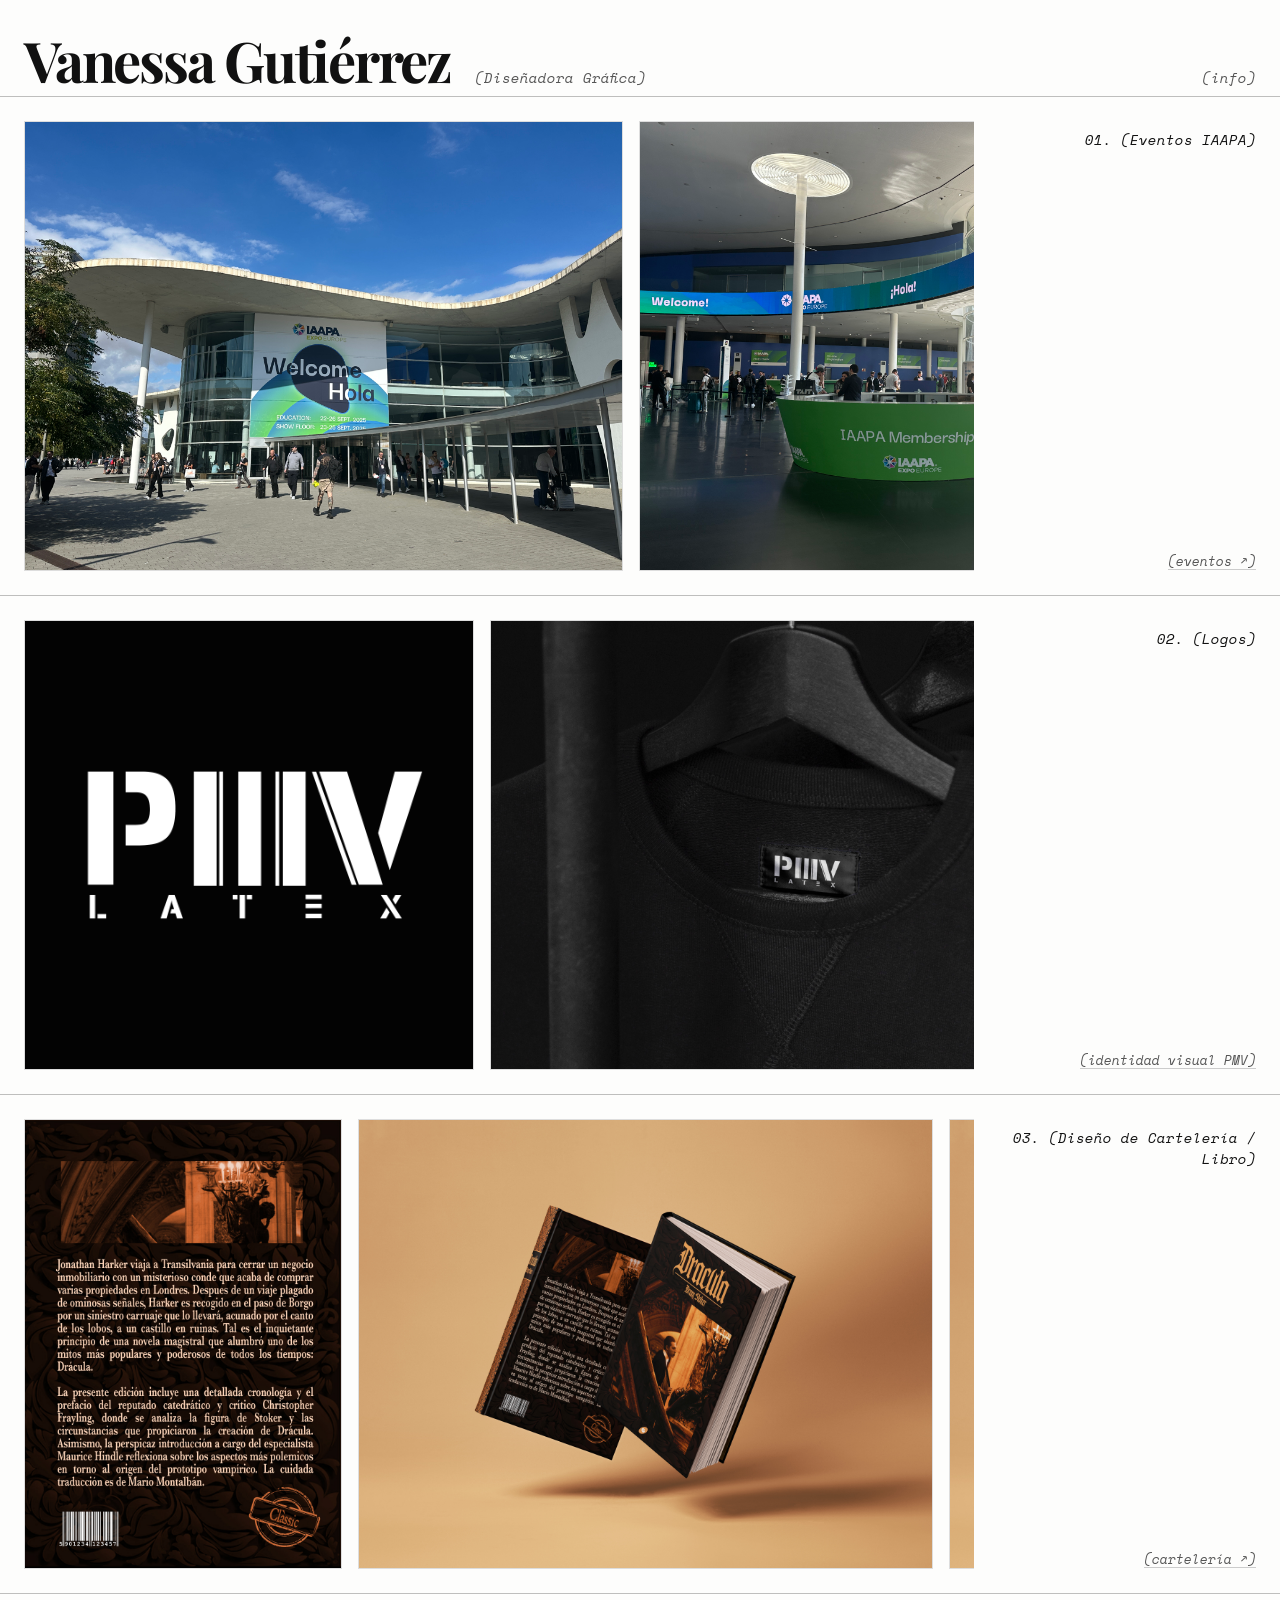
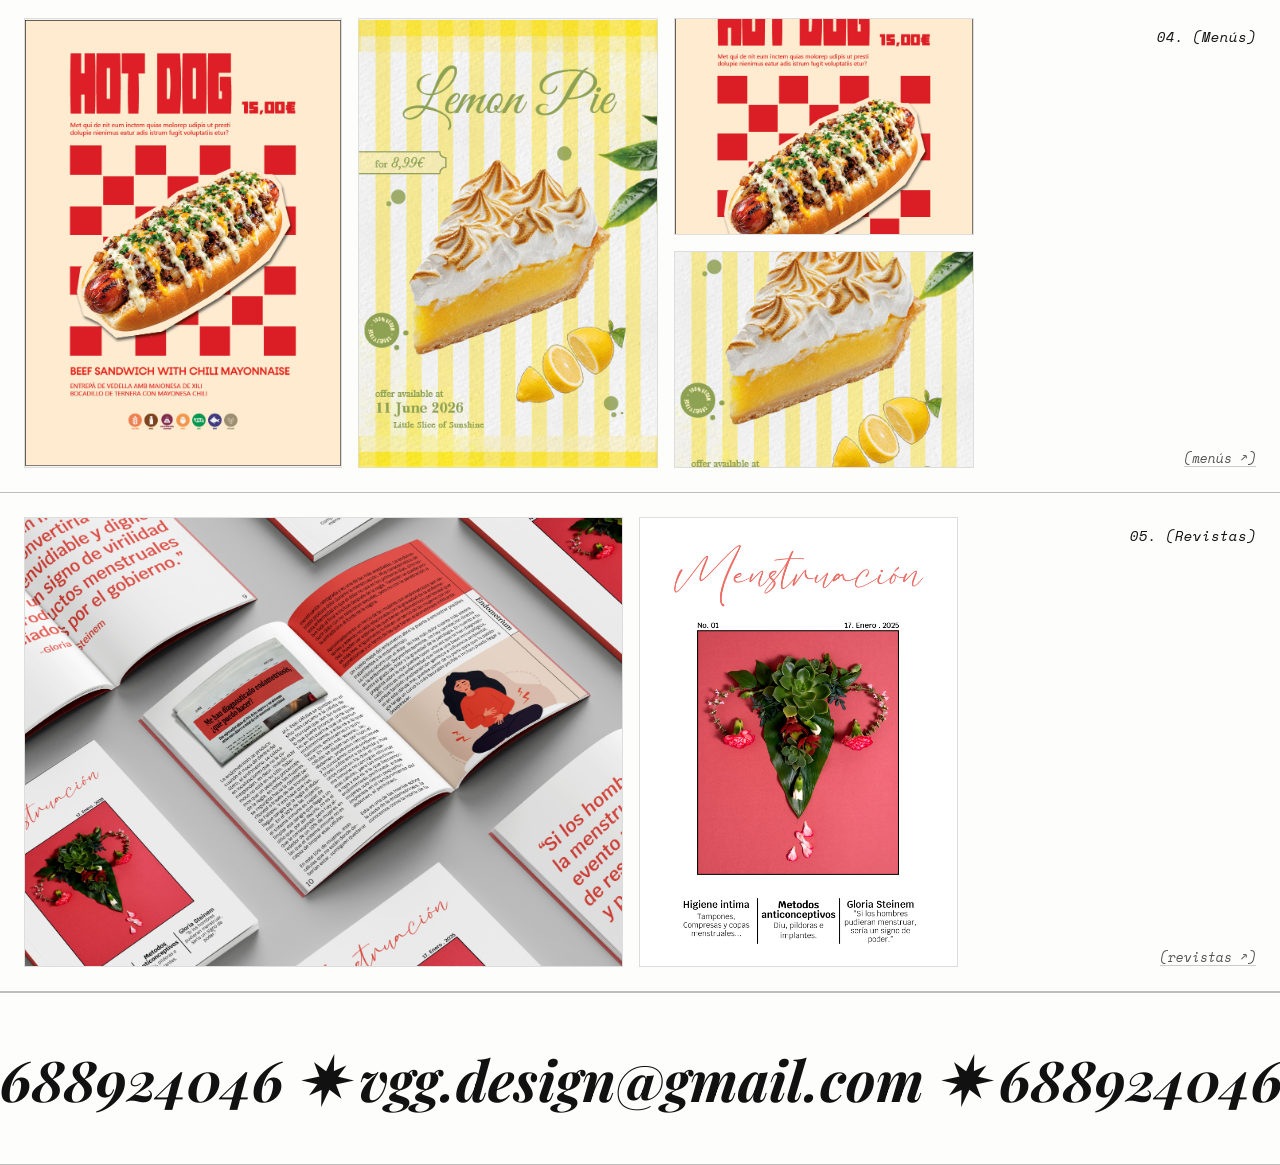
<file: index.html>
<!DOCTYPE html>
<html lang="es">
<head>
    <meta charset="UTF-8">
    <meta name="viewport" content="width=device-width, initial-scale=1.0">
    <title>Vanessa Gutiérrez - Portafolio</title>
    <link rel="stylesheet" href="styles.css?v=header-unified-2">
    <link rel="preconnect" href="https://fonts.googleapis.com">
    <link rel="preconnect" href="https://fonts.gstatic.com" crossorigin>
    <link href="https://fonts.googleapis.com/css2?family=Playfair+Display:wght@700&family=Space+Grotesk:wght@400;600&family=Space+Mono:ital,wght@0,400;0,700;1,400&display=swap" rel="stylesheet">
</head>
<body>
    
    <header class="header">
        <div class="brand-nav">
            <a href="index.html"><h1 class="logo">Vanessa Gutiérrez</h1></a>
            <span class="subtitle">(Diseñadora Gráfica)</span>
        </div>
        <nav class="nav">
            <a href="info.html" class="info-btn">(info)</a>
        </nav>
    </header>

    <main class="projects">
        
        <!-- 01. Eventos -->
        <section class="project-row" id="eventos">
            <a href="iaapa.html" class="images-container-link">
                <div class="images-container">
                    <img src="Proyectos/eventos/iaapa/1.JPG" alt="Evento 1">
                    <img src="Proyectos/eventos/iaapa/2.JPG" alt="Evento 2">
                    <img src="Proyectos/eventos/iaapa/3.JPG" alt="Evento 3">
                    <img src="Proyectos/eventos/iaapa/4.JPG" alt="Evento 4">
                </div>
            </a>
            <div class="project-title-container">
                <a href="iaapa.html"><h2>01. (Eventos IAAPA)</h2></a>
                <a href="iaapa.html" class="view-more">(eventos ↗)</a>
            </div>
        </section>

        <!-- 02. Logos PMV -->
        <section class="project-row" id="logos">
            <div class="images-container-link" aria-label="Logos PMV">
                <div class="logo-grid">
                    <div class="logo-switcher">
                        <img src="Proyectos/PMV/JPG_Blanco.jpg" alt="Logo PMV en blanco" class="active">
                        <img src="Proyectos/PMV/JPG_Negro.jpg" alt="Logo PMV en negro">
                        <img src="Proyectos/PMV/NegroSinFondo.png" alt="Logo PMV negro sin fondo">
                    </div>
                    <img src="Proyectos/PMV/Mockup.jpg" alt="Logo PMV en mockup" class="logo-mockup">
                </div>
            </div>
            <div class="project-title-container">
                <h2>02. (Logos)</h2>
                <span class="view-more">(identidad visual PMV)</span>
            </div>
        </section>

        <!-- 03. Cartelería / Libro Drácula -->
        <section class="project-row" id="carteleria">
            <a href="detalle.html" class="images-container-link">
                <div class="images-container">
                    <img src="Proyectos/Libro dracula/Mockup1 Dracula.jpg" alt="Cartel 1">
                    <img src="Proyectos/Libro dracula/DraculaContraPortada.jpg" alt="Cartel 2">
                    <img src="Proyectos/Libro dracula/Mockup2 Dracula.jpg" alt="Cartel 3">
                </div>
            </a>
            <div class="project-title-container">
                <a href="detalle.html"><h2>03. (Diseño de Cartelería / Libro)</h2></a>
                <a href="detalle.html" class="view-more">(cartelería ↗)</a>
            </div>
        </section>

        <!-- 04. Menús -->
        <section class="project-row" id="menus">
            <a href="detalle.html" class="images-container-link">
                <div class="images-container menus-grid">
                    <img src="Proyectos/menus/HotDog.jpg" alt="Menú Hot Dog" class="menu-image menu-tall menu-hotdog">
                    <img src="Proyectos/menus/Limon11.jpg" alt="Menú Limón" class="menu-image menu-tall menu-limon">
                    <img src="Proyectos/menus/HotDog.jpg" alt="Detalle del menú Hot Dog" class="menu-image menu-detail menu-hotdog-detail">
                    <img src="Proyectos/menus/Limon11.jpg" alt="Detalle del menú Limón" class="menu-image menu-detail menu-limon-detail">
                </div>
            </a>
            <div class="project-title-container">
                <a href="detalle.html"><h2>04. (Menús)</h2></a>
                <a href="detalle.html" class="view-more">(menús ↗)</a>
            </div>
        </section>

        <!-- 05. Revistas -->
        <section class="project-row" id="revistas">
            <a href="detalle.html" class="images-container-link">
                <div class="images-container">
                    <img src="Proyectos/Revista/RevistaMockup.jpg" alt="Revista Mockup">
                    <img src="Proyectos/Revista/JPG/Revista2.jpg" alt="Revista 2">
                    <img src="Proyectos/Revista/JPG/Revista22.jpg" alt="Revista 3">
                </div>
            </a>
            <div class="project-title-container">
                <a href="detalle.html"><h2>05. (Revistas)</h2></a>
                <a href="detalle.html" class="view-more">(revistas ↗)</a>
            </div>
        </section>

    </main>
    
    <!-- Sección Llamame (Marquee CTA) -->
    <section class="cta-marquee-section" id="info">
        <div class="marquee-call">
            <span>688924046  ✷  vgg.design@gmail.com  ✷  688924046  ✷  vgg.design@gmail.com  ✷  688924046  ✷  vgg.design@gmail.com  ✷ </span>
        </div>
    </section>

    <script src="script.js"></script>
</body>
</html>
</file>
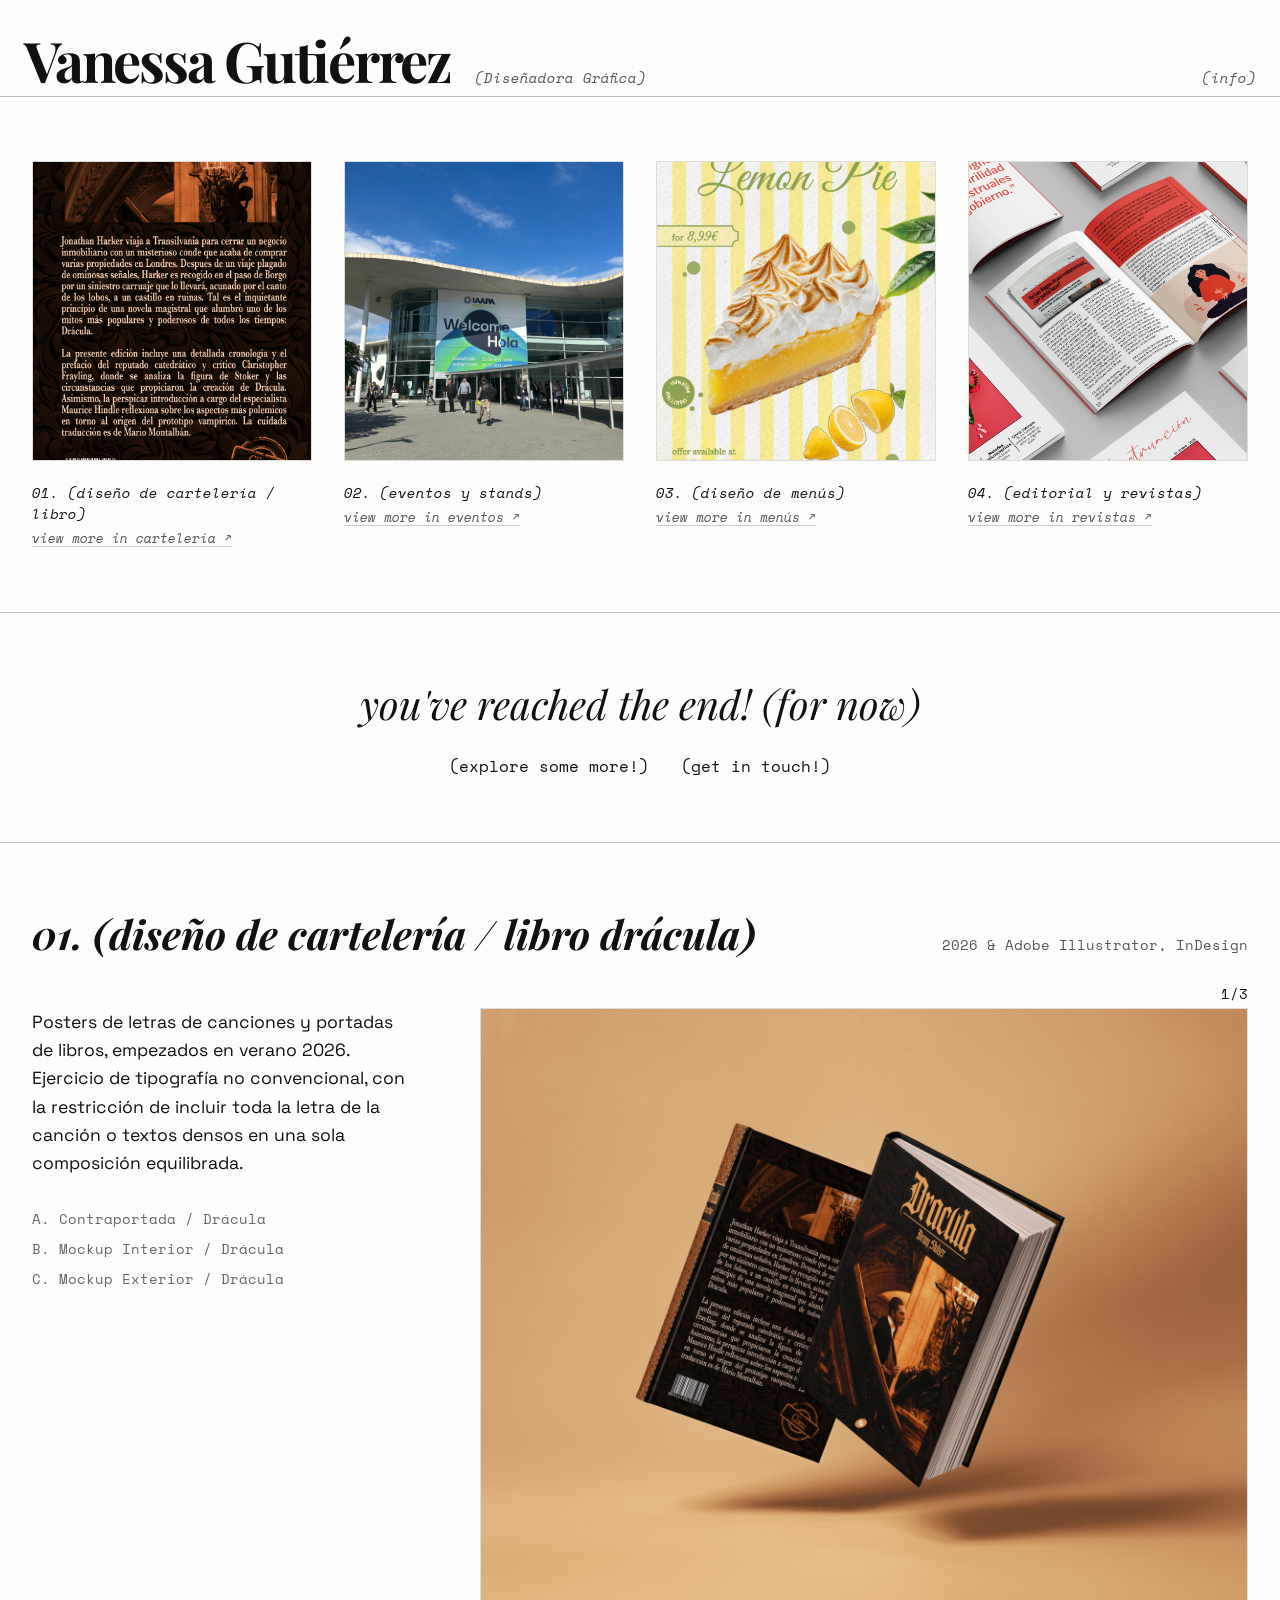
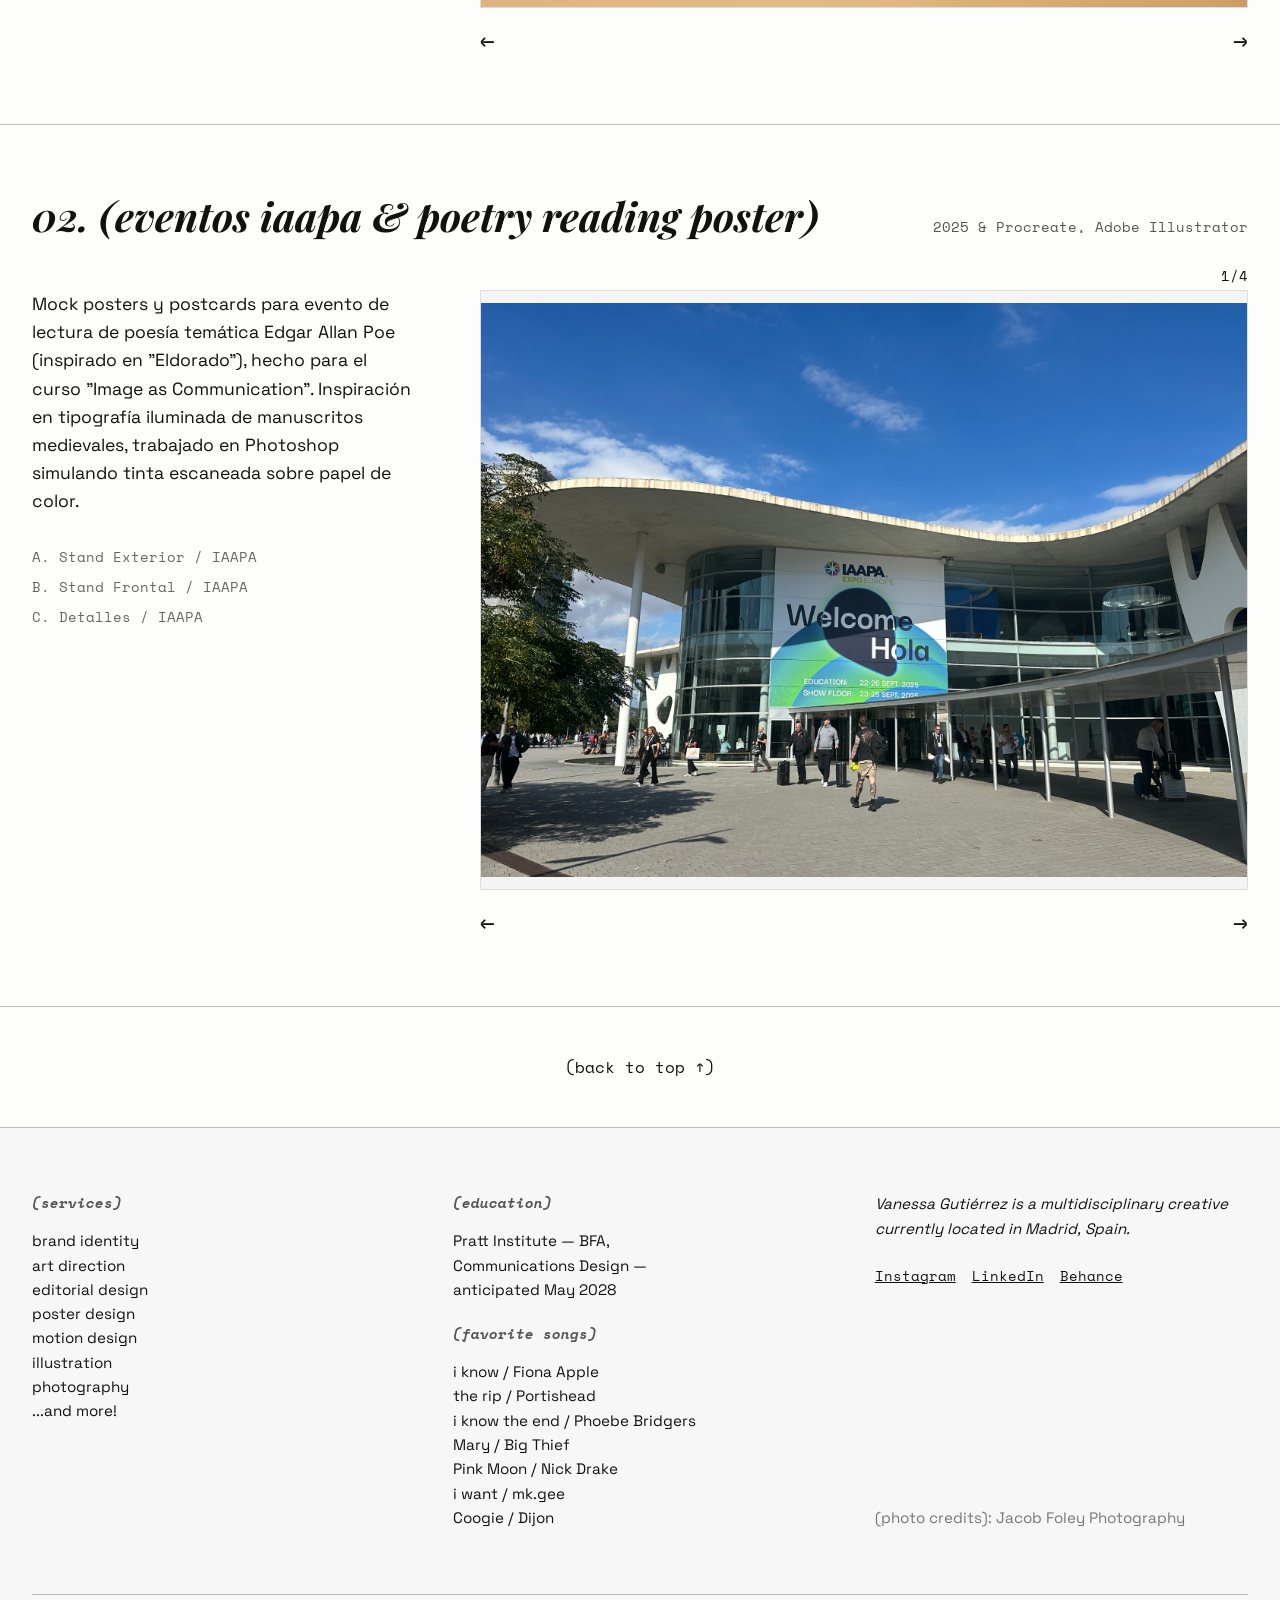
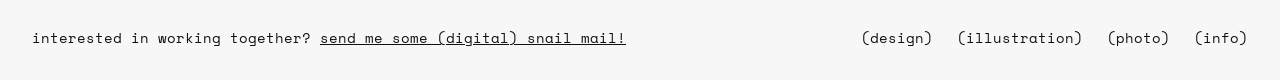
<file: detalle.html>
<!DOCTYPE html>
<html lang="es">
<head>
    <meta charset="UTF-8">
    <meta name="viewport" content="width=device-width, initial-scale=1.0">
    <title>Proyectos - Vanessa Gutiérrez</title>
    <link rel="stylesheet" href="styles.css?v=header-unified-2">
    <link rel="preconnect" href="https://fonts.googleapis.com">
    <link rel="preconnect" href="https://fonts.gstatic.com" crossorigin>
    <link href="https://fonts.googleapis.com/css2?family=Playfair+Display:wght@700&family=Space+Grotesk:wght@400;600&family=Space+Mono:ital,wght@0,400;0,700;1,400&display=swap" rel="stylesheet">
</head>
<body class="detail-page">

    <header class="header">
        <div class="brand-nav">
            <a href="index.html"><h1 class="logo">Vanessa Gutiérrez</h1></a>
            <span class="subtitle">(Diseñadora Gráfica)</span>
        </div>
        <nav class="nav">
            <a href="info.html" class="info-btn">(info)</a>
        </nav>
    </header>

    <!-- Índice de proyectos (Grid) -->
    <section class="project-index">
        <div class="index-grid">
            
            <div class="index-item">
                <a href="#project-01"><img src="Proyectos/Libro dracula/Mockup1 Dracula.jpg" alt="Cartelería"></a>
                <div class="index-meta">
                    <p>01. (diseño de cartelería / libro)</p>
                    <a href="#project-01" class="view-more">view more in cartelería ↗</a>
                </div>
            </div>

            <div class="index-item">
                <a href="#project-02"><img src="Proyectos/eventos/iaapa/1.JPG" alt="Eventos"></a>
                <div class="index-meta">
                    <p>02. (eventos y stands)</p>
                    <a href="#project-02" class="view-more">view more in eventos ↗</a>
                </div>
            </div>

            <div class="index-item">
                <a href="#project-03"><img src="Proyectos/menus/Limon11.jpg" alt="Menús"></a>
                <div class="index-meta">
                    <p>03. (diseño de menús)</p>
                    <a href="#project-03" class="view-more">view more in menús ↗</a>
                </div>
            </div>

            <div class="index-item">
                <a href="#project-04"><img src="Proyectos/Revista/RevistaMockup.jpg" alt="Revistas"></a>
                <div class="index-meta">
                    <p>04. (editorial y revistas)</p>
                    <a href="#project-04" class="view-more">view more in revistas ↗</a>
                </div>
            </div>

        </div>
    </section>

    <!-- 3. Mensaje de cierre de índice -->
    <section class="index-closure">
        <p class="closure-main">you've reached the end! (for now)</p>
        <div class="closure-links">
            <a href="#project-01">(explore some more!)</a>
            <a href="mailto:hola@tucorreo.com">(get in touch!)</a>
        </div>
    </section>

    <!-- 4. Sección 01 -->
    <section class="detail-section" id="project-01">
        <div class="detail-header">
            <h2>01. (diseño de cartelería / libro drácula)</h2>
            <div class="detail-metadata">
                <p>2026 & Adobe Illustrator, InDesign</p>
            </div>
        </div>
        
        <div class="detail-content">
            <div class="detail-text">
                <p>Posters de letras de canciones y portadas de libros, empezados en verano 2026. Ejercicio de tipografía no convencional, con la restricción de incluir toda la letra de la canción o textos densos en una sola composición equilibrada.</p>
                <div class="captions">
                    <p>A. Contraportada / Drácula</p>
                    <p>B. Mockup Interior / Drácula</p>
                    <p>C. Mockup Exterior / Drácula</p>
                </div>
            </div>
            
            <div class="carousel-container">
                <div class="carousel-counter">1/3</div>
                <div class="carousel">
                    <img src="Proyectos/Libro dracula/DraculaContraPortada.jpg" alt="Img 1" class="active">
                    <img src="Proyectos/Libro dracula/Mockup1 Dracula.jpg" alt="Img 2">
                    <img src="Proyectos/Libro dracula/Mockup2 Dracula.jpg" alt="Img 3">
                </div>
                <div class="carousel-controls">
                    <button class="prev-btn">←</button>
                    <button class="next-btn">→</button>
                </div>
            </div>
        </div>
    </section>

    <!-- 5. Sección 02 -->
    <section class="detail-section" id="project-02">
        <div class="detail-header">
            <h2>02. (eventos iaapa & poetry reading poster)</h2>
            <div class="detail-metadata">
                <p>2025 & Procreate, Adobe Illustrator</p>
            </div>
        </div>
        
        <div class="detail-content">
            <div class="detail-text">
                <p>Mock posters y postcards para evento de lectura de poesía temática Edgar Allan Poe (inspirado en "Eldorado"), hecho para el curso "Image as Communication". Inspiración en tipografía iluminada de manuscritos medievales, trabajado en Photoshop simulando tinta escaneada sobre papel de color.</p>
                <div class="captions">
                    <p>A. Stand Exterior / IAAPA</p>
                    <p>B. Stand Frontal / IAAPA</p>
                    <p>C. Detalles / IAAPA</p>
                </div>
            </div>
            
            <div class="carousel-container">
                <div class="carousel-counter">1/4</div>
                <div class="carousel">
                    <img src="Proyectos/eventos/iaapa/1.JPG" alt="Img 1" class="active">
                    <img src="Proyectos/eventos/iaapa/2.JPG" alt="Img 2">
                    <img src="Proyectos/eventos/iaapa/3.JPG" alt="Img 3">
                    <img src="Proyectos/eventos/iaapa/4.JPG" alt="Img 4">
                </div>
                <div class="carousel-controls">
                    <button class="prev-btn">←</button>
                    <button class="next-btn">→</button>
                </div>
            </div>
        </div>
    </section>

    <!-- 6. Link back to top -->
    <div class="back-to-top-container">
        <a href="#" class="back-to-top">(back to top ↑)</a>
    </div>

    <!-- 7. Footer en Columnas -->
    <footer class="footer-complex">
        <div class="footer-columns">
            <div class="footer-col">
                <h3>(services)</h3>
                <p>brand identity<br>art direction<br>editorial design<br>poster design<br>motion design<br>illustration<br>photography<br>...and more!</p>
            </div>
            <div class="footer-col">
                <h3>(education)</h3>
                <p>Pratt Institute — BFA,<br>Communications Design —<br>anticipated May 2028</p>
                <br>
                <h3>(favorite songs)</h3>
                <p>i know / Fiona Apple<br>the rip / Portishead<br>i know the end / Phoebe Bridgers<br>Mary / Big Thief<br>Pink Moon / Nick Drake<br>i want / mk.gee<br>Coogie / Dijon</p>
            </div>
            <div class="footer-col bio-col">
                <p class="bio-text">Vanessa Gutiérrez is a multidisciplinary creative currently located in Madrid, Spain.</p>
                <div class="social-links">
                    <a href="#">Instagram</a>
                    <a href="#">LinkedIn</a>
                    <a href="#">Behance</a>
                </div>
                <p class="photo-credits">(photo credits): Jacob Foley Photography</p>
            </div>
        </div>
        
        <div class="footer-bottom">
            <p class="cta-final">interested in working together? <a href="mailto:hola@tucorreo.com">send me some (digital) snail mail!</a></p>
            <nav class="footer-nav-repeated">
                <a href="index.html#carteleria">(design)</a>
                <a href="index.html#eventos">(illustration)</a>
                <a href="index.html#revistas">(photo)</a>
                <a href="info.html">(info)</a>
            </nav>
        </div>
    </footer>

    <script src="script.js"></script>
</body>
</html>
</file>
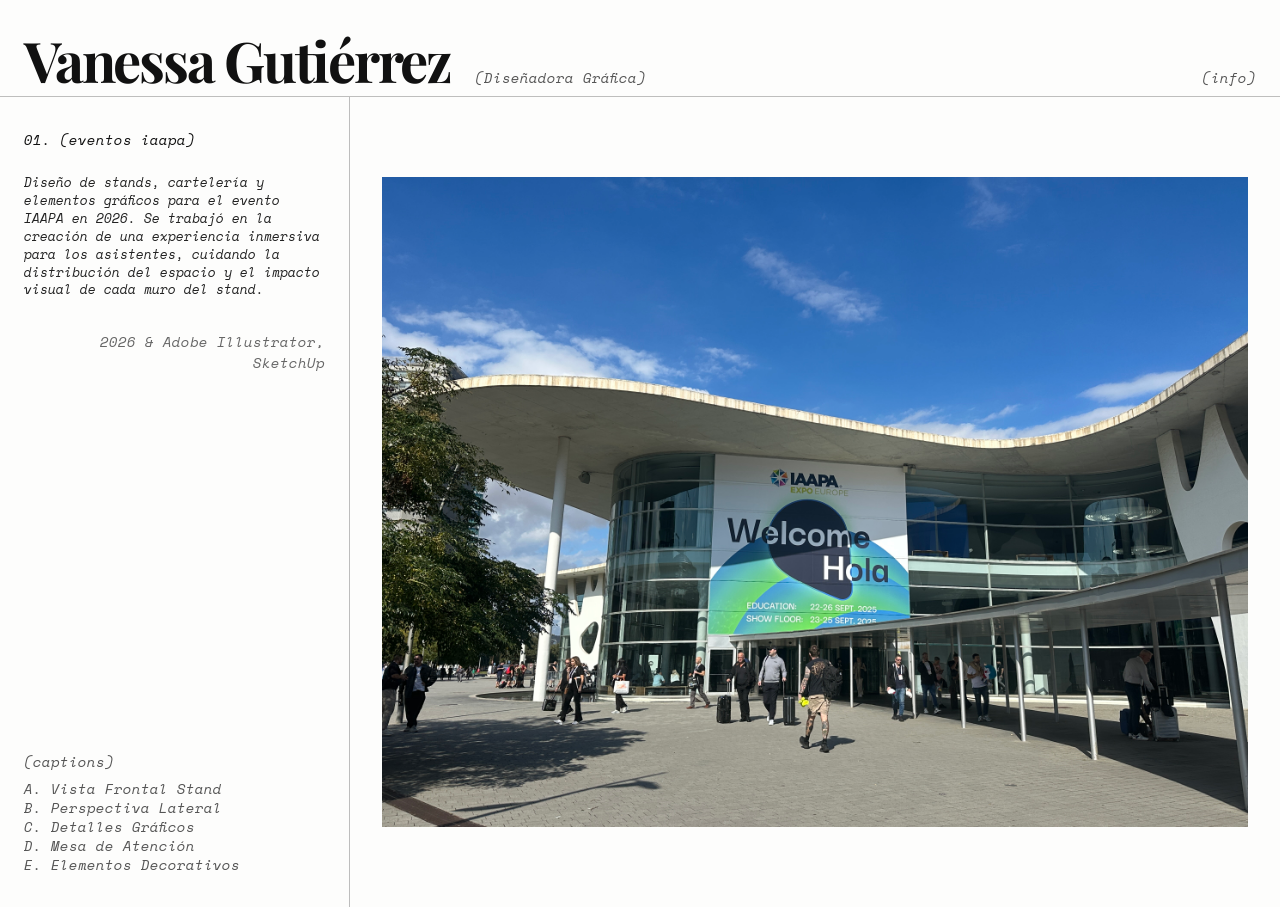
<file: iaapa.html>
<!DOCTYPE html>
<html lang="es">
<head>
    <meta charset="UTF-8">
    <meta name="viewport" content="width=device-width, initial-scale=1.0">
    <title>IAAPA - Vanessa Gutiérrez</title>
    <link rel="stylesheet" href="styles.css?v=header-unified-2">
    <link rel="preconnect" href="https://fonts.googleapis.com">
    <link rel="preconnect" href="https://fonts.gstatic.com" crossorigin>
    <link href="https://fonts.googleapis.com/css2?family=Playfair+Display:wght@700&family=Space+Grotesk:wght@400;600&family=Space+Mono:ital,wght@0,400;0,700;1,400&display=swap" rel="stylesheet">
</head>
<body class="project-page">

    <header class="header">
        <div class="brand-nav">
            <a href="index.html"><h1 class="logo">Vanessa Gutiérrez</h1></a>
            <span class="subtitle">(Diseñadora Gráfica)</span>
        </div>
        <nav class="nav">
            <a href="info.html" class="info-btn">(info)</a>
        </nav>
    </header>

    <!-- Layout de Proyecto: Columna Fija + Galería Scroll Horizontal -->
    <main class="project-layout">
        
        <!-- Columna Izquierda (Sidebar Fija) -->
        <aside class="project-sidebar">
            <div class="sidebar-top">
                <h2 class="sidebar-title">01. (eventos iaapa)</h2>
                <p class="sidebar-desc">Diseño de stands, cartelería y elementos gráficos para el evento IAAPA en 2026. Se trabajó en la creación de una experiencia inmersiva para los asistentes, cuidando la distribución del espacio y el impacto visual de cada muro del stand.</p>
                <p class="sidebar-meta">2026 & Adobe Illustrator, SketchUp</p>
            </div>
            
            <div class="sidebar-bottom">
                <p class="captions-title">(captions)</p>
                <ul class="captions-list">
                    <li>A. Vista Frontal Stand</li>
                    <li>B. Perspectiva Lateral</li>
                    <li>C. Detalles Gráficos</li>
                    <li>D. Mesa de Atención</li>
                    <li>E. Elementos Decorativos</li>
                </ul>
            </div>
        </aside>

        <!-- Columna Derecha (Galería) -->
        <section class="project-gallery">
            <button class="gallery-arrow gallery-prev" type="button" aria-label="Ver imagen anterior"></button>
            <div class="project-gallery-images">
                <img src="Proyectos/eventos/iaapa/1.JPG" alt="IAAPA Frontal" class="active">
                <img src="Proyectos/eventos/iaapa/2.JPG" alt="IAAPA Lateral">
                <img src="Proyectos/eventos/iaapa/3.JPG" alt="IAAPA Detalles">
                <img src="Proyectos/eventos/iaapa/4.JPG" alt="IAAPA Mesa">
                <img src="Proyectos/eventos/iaapa/5.jpg" alt="IAAPA Deco">
            </div>
            <button class="gallery-arrow gallery-next" type="button" aria-label="Ver imagen siguiente"></button>
        </section>

    </main>

    <script src="script.js"></script>
</body>
</html>
</file>
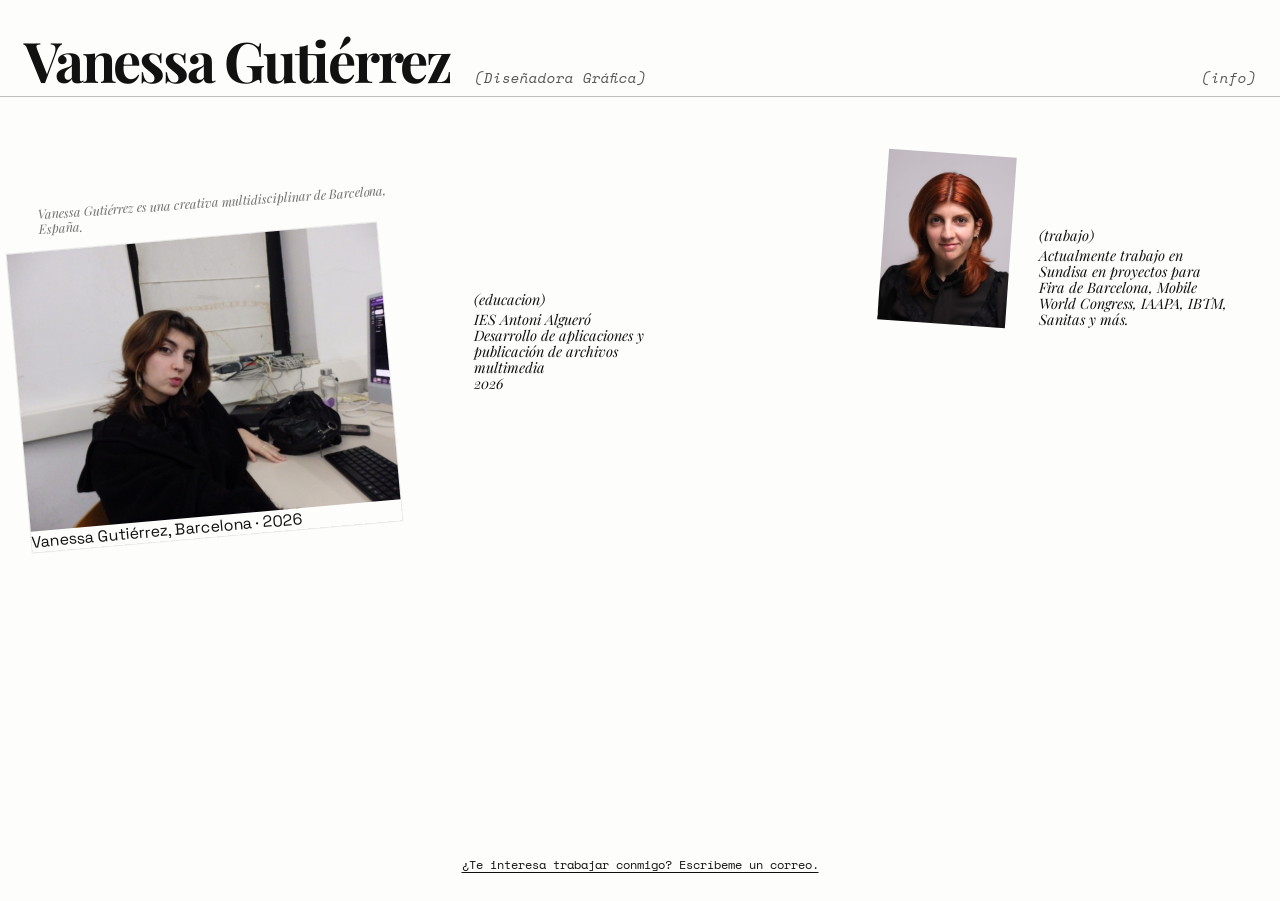
<file: info.html>
<!DOCTYPE html>
<html lang="es">
<head>
    <meta charset="UTF-8">
    <meta name="viewport" content="width=device-width, initial-scale=1.0">
    <title>Info - Vanessa Gutiérrez</title>
    <link rel="stylesheet" href="styles.css?v=header-unified-2">
    <link rel="preconnect" href="https://fonts.googleapis.com">
    <link rel="preconnect" href="https://fonts.gstatic.com" crossorigin>
    <link href="https://fonts.googleapis.com/css2?family=Playfair+Display:wght@700&family=Space+Grotesk:wght@400;600&family=Space+Mono:ital,wght@0,400;0,700;1,400&display=swap" rel="stylesheet">
</head>
<body class="info-page">

    <header class="header">
        <div class="brand-nav">
            <a href="index.html"><h1 class="logo">Vanessa Gutiérrez</h1></a>
            <span class="subtitle">(Diseñadora Gráfica)</span>
        </div>
        <nav class="nav">
            <a href="info.html" class="info-btn">(info)</a>
        </nav>
    </header>

    <main class="info-content info-collage">
        <section class="info-intro collage-bio">
            <p>Vanessa Gutiérrez es una creativa multidisciplinar de Barcelona, España.</p>
        </section>

        <figure class="collage-feature-image">
            <img src="Proyectos/Vane/VaneEnClase.JPG" alt="Vanessa Gutiérrez en clase">
            <figcaption>Vanessa Gutiérrez, Barcelona · 2026</figcaption>
        </figure>

        <figure class="collage-portrait">
            <img src="Proyectos/Vane/VaneClase.png" alt="Retrato de Vanessa Gutiérrez">
        </figure>

        <section class="info-grid collage-details">
            <div class="info-block collage-services">
                <h2>(trabajo)</h2>
                <p>Actualmente trabajo en Sundisa en proyectos para Fira de Barcelona, Mobile World Congress, IAAPA, IBTM, Sanitas y más.</p>
            </div>

            <div class="info-block collage-education">
                <h2>(educacion)</h2>
                <p>IES Antoni Algueró<br>Desarrollo de aplicaciones y publicación de archivos multimedia<br>2026</p>
            </div>

        </section>

        <section class="info-closing collage-closing">
            <p><a href="mailto:hola@tucorreo.com">¿Te interesa trabajar conmigo? Escríbeme un correo.</a></p>
        </section>
    </main>

    <script src="script.js"></script>
</body>
</html>
</file>
<file: styles.css>
:root {
    --bg-color: #fdfdfc;
    --text-color: #111111;
    --accent-color: #33ff00;
    --hover-color: #6A546B;
    --font-heading: 'Playfair Display', serif;
    --font-sans: 'Space Grotesk', sans-serif;
    --font-mono: 'Space Mono', monospace;
    --border-color: rgba(0,0,0,0.25);
}

* {
    margin: 0;
    padding: 0;
    box-sizing: border-box;
}

html {
    scroll-behavior: smooth;
}

body {
    background-color: var(--bg-color);
    color: var(--text-color);
    font-family: var(--font-sans);
    overflow-x: hidden;
    overflow-y: scroll;
}

a {
    color: inherit;
    text-decoration: none;
    transition: color 0.3s ease;
}

a:hover {
    color: var(--hover-color);
}

/* --- HEADER --- */
.header {
    position: sticky;
    top: 0;
    background-color: var(--bg-color);
    width: 100%;
    min-height: 96px;
    padding: 32px 24px 8px;
    display: flex;
    justify-content: space-between;
    align-items: baseline;
    border-bottom: 1px solid var(--border-color);
    z-index: 100;
}

.brand-nav {
    display: flex;
    align-items: baseline;
    gap: 1.5rem;
}

.logo {
    font-family: var(--font-heading);
    font-size: 56px;
    font-weight: 700;
    letter-spacing: -0.04em;
    line-height: 1;
}

.logo:hover {
    color: var(--hover-color);
}

.subtitle {
    font-family: var(--font-mono);
    font-size: 14px;
    font-style: italic;
    color: #555;
}

.nav {
    display: flex;
    align-items: baseline;
}

.info-btn {
    font-family: var(--font-mono);
    font-size: 14px;
    font-style: italic;
    color: #555;
}
.info-btn:hover {
    color: var(--hover-color);
}

/* --- MAIN PROJECTS --- */
.projects {
    padding-top: 0;
}

.project-row {
    display: flex;
    align-items: stretch;
    justify-content: space-between;
    padding: 1.5rem 1.5rem 1.5rem 1.5rem;
    border-bottom: 1px solid var(--border-color);
    gap: 2rem;
}

/* Link Wrapper para imágenes */
.images-container-link {
    flex-grow: 1;
    display: flex;
    overflow-x: auto;
    scrollbar-width: none; 
    -ms-overflow-style: none;
    cursor: pointer;
}
.images-container-link::-webkit-scrollbar {
    display: none;
}

.images-container {
    display: flex;
    gap: 1rem;
}

.images-container img {
    height: 450px;
    width: auto;
    object-fit: contain;
    background-color: #f4f4f4;
    border: 1px solid #ddd;
    flex-shrink: 0;
    transition: transform 0.3s ease;
}

.images-container img:hover {
    transform: scale(1.02);
}

/* Proyecto PMV: dos cuadros; el primero alterna sus versiones de logo. */
.logo-grid {
    display: grid;
    grid-template-columns: 450px 630px;
    gap: 1rem;
    width: max-content;
    height: 450px;
}

.logo-switcher,
.logo-mockup {
    width: 450px;
    height: 450px;
    background-color: #f4f4f4;
    border: 1px solid #ddd;
    overflow: hidden;
}

.logo-switcher {
    position: relative;
}

.logo-switcher img {
    position: absolute;
    inset: 0;
    width: 100%;
    height: 100%;
    object-fit: contain;
    opacity: 0;
    transition: opacity 0.6s ease;
}

.logo-switcher img.active {
    opacity: 1;
}

.logo-mockup {
    display: block;
    width: 630px;
    object-fit: contain;
}

/* Retícula específica para el proyecto de menús */
.menus-grid {
    display: grid;
    grid-template-columns: minmax(0, 318px) minmax(0, 300px) minmax(0, 1fr);
    grid-template-rows: repeat(2, minmax(0, 1fr));
    width: 100%;
    height: 450px;
    gap: 1rem;
}

.menus-grid .menu-image {
    width: 100%;
    height: 100%;
    min-width: 0;
    border: 1px solid #ddd;
    object-fit: cover;
}

.menus-grid .menu-tall {
    grid-row: span 2;
    object-fit: contain;
}

.menu-hotdog-detail {
    object-position: center 30%;
}

.menu-limon-detail {
    object-position: center 70%;
}

.project-title-container {
    width: 250px;
    flex-shrink: 0;
    display: flex;
    flex-direction: column;
    justify-content: space-between;
    text-align: right;
    padding-top: 0.5rem;
}

.project-title-container h2 {
    font-family: var(--font-mono);
    font-size: 0.9rem;
    font-weight: normal;
    font-style: italic;
}
.project-title-container h2:hover {
    text-decoration: underline;
}

.view-more {
    font-family: var(--font-mono);
    font-size: 0.8rem;
    font-style: italic;
    color: #555;
    text-decoration: underline;
    text-decoration-style: solid;
    text-decoration-color: #ccc;
    text-underline-offset: 3px;
}
.view-more:hover {
    color: var(--hover-color);
    text-decoration-color: var(--hover-color);
}

/* --- CTA MARQUEE LLAMAME --- */
.cta-marquee-section {
    background-color: var(--bg-color);
    color: var(--text-color);
    padding: 3rem 0;
    overflow: hidden;
    width: 100%;
    border-top: 1px solid var(--border-color);
    border-bottom: 1px solid var(--border-color);
}

.marquee-call {
    display: flex;
    white-space: nowrap;
    animation: marquee-scroll 10s linear infinite;
    font-family: var(--font-heading);
    font-size: 3.5rem;
    font-style: italic;
    font-weight: 700;
}

.marquee-call span {
    padding-right: 2rem;
}

@keyframes marquee-scroll {
    0% { transform: translateX(0); }
    100% { transform: translateX(-50%); }
}

/* --- RESPONSIVE --- */
@media (max-width: 900px) {
    .header {
        flex-direction: column;
        align-items: flex-start;
        gap: 1rem;
        padding-bottom: 1.5rem;
    }
    .project-row {
        flex-direction: column-reverse;
        gap: 1rem;
    }
    .project-title-container {
        width: 100%;
        text-align: left;
        flex-direction: row;
        align-items: flex-start;
    }
    .images-container img {
        height: 300px;
    }
    .logo-grid {
        grid-template-columns: 300px 420px;
        height: 300px;
    }
    .logo-switcher {
        width: 300px;
        height: 300px;
    }
    .logo-mockup {
        width: 420px;
        height: 300px;
    }
    .menus-grid {
        height: 600px;
        grid-template-columns: repeat(2, minmax(0, 1fr));
        grid-template-rows: repeat(3, minmax(0, 1fr));
    }
    .menus-grid .menu-tall {
        grid-row: span 2;
    }
    .menus-grid .menu-detail {
        grid-column: auto;
    }
    .marquee-call {
        font-size: 3rem;
    }
}

/* --- DETALLE.HTML STYLES --- */

.marquee-top {
    background-color: var(--text-color);
    color: var(--bg-color);
    padding: 0.5rem 0;
    overflow: hidden;
    width: 100%;
}
.marquee-content {
    display: flex;
    white-space: nowrap;
    animation: marquee-scroll 15s linear infinite;
    font-family: var(--font-sans);
    font-size: 1.2rem;
    font-weight: 600;
}
.marquee-content span {
    padding-right: 2rem;
}

.project-index {
    padding: 4rem 2rem;
    border-bottom: 1px solid var(--border-color);
}
.index-grid {
    display: grid;
    grid-template-columns: repeat(auto-fit, minmax(250px, 1fr));
    gap: 2rem;
}
.index-item img {
    width: 100%;
    height: 300px;
    object-fit: cover;
    margin-bottom: 1rem;
    border: 1px solid #ddd;
    transition: filter 0.3s ease;
}
.index-item img:hover {
    filter: brightness(0.9);
}
.index-meta p {
    font-family: var(--font-mono);
    font-size: 0.9rem;
    margin-bottom: 0.2rem;
    font-style: italic;
}
.index-meta .view-more {
    font-family: var(--font-mono);
    font-size: 0.8rem;
}

.index-closure {
    text-align: center;
    padding: 4rem 2rem;
    border-bottom: 1px solid var(--border-color);
    font-family: var(--font-heading);
}
.closure-main {
    font-size: 2.5rem;
    font-style: italic;
    margin-bottom: 1.5rem;
}
.closure-links {
    display: flex;
    justify-content: center;
    gap: 2rem;
    font-family: var(--font-mono);
}

.detail-section {
    padding: 4rem 2rem;
    border-bottom: 1px solid var(--border-color);
}
.detail-header {
    display: flex;
    justify-content: space-between;
    align-items: baseline;
    margin-bottom: 3rem;
}
.detail-header h2 {
    font-family: var(--font-heading);
    font-size: 2.5rem;
    font-style: italic;
}
.detail-metadata p {
    font-family: var(--font-mono);
    font-size: 0.9rem;
    color: #555;
}

.detail-content {
    display: grid;
    grid-template-columns: 1fr 2fr;
    gap: 4rem;
}
.detail-text p {
    font-size: 1.1rem;
    line-height: 1.6;
    margin-bottom: 2rem;
}
.captions p {
    font-family: var(--font-mono);
    font-size: 0.85rem;
    color: #666;
    margin-bottom: 0.5rem;
}

.carousel-container {
    position: relative;
    width: 100%;
}
.carousel {
    width: 100%;
    position: relative;
    background: #f4f4f4;
    border: 1px solid #ddd;
    height: 600px; /* fixed height for carousel */
    display: flex;
    align-items: center;
    justify-content: center;
    overflow: hidden;
}
.carousel img {
    position: absolute;
    top: 0;
    left: 0;
    width: 100%;
    height: 100%;
    object-fit: contain;
    opacity: 0;
    transition: opacity 0.4s ease;
}
.carousel img.active {
    opacity: 1;
    position: relative; /* just to give height if needed */
}
.carousel-counter {
    position: absolute;
    top: -25px;
    right: 0;
    font-family: var(--font-mono);
    font-size: 0.9rem;
}
.carousel-controls {
    display: flex;
    justify-content: space-between;
    margin-top: 1rem;
}
.carousel-controls button {
    background: none;
    border: none;
    font-size: 1.5rem;
    cursor: pointer;
    font-family: var(--font-mono);
    color: var(--text-color);
}
.carousel-controls button:hover {
    color: var(--hover-color);
}

.back-to-top-container {
    text-align: center;
    padding: 3rem;
    font-family: var(--font-mono);
    border-bottom: 1px solid var(--border-color);
}

.footer-complex {
    padding: 4rem 2rem 2rem;
    background-color: #f7f7f7;
}
.footer-columns {
    display: grid;
    grid-template-columns: repeat(3, 1fr);
    gap: 3rem;
    margin-bottom: 4rem;
}
.footer-col h3 {
    font-family: var(--font-mono);
    font-size: 0.9rem;
    font-style: italic;
    margin-bottom: 1rem;
    color: #555;
}
.footer-col p {
    font-family: var(--font-sans);
    font-size: 0.95rem;
    line-height: 1.6;
}
.bio-col {
    display: flex;
    flex-direction: column;
    justify-content: flex-start;
}
.bio-text {
    font-family: var(--font-heading);
    font-size: 1.5rem;
    font-style: italic;
    line-height: 1.4;
    margin-bottom: 1.5rem;
}
.social-links {
    display: flex;
    gap: 1rem;
    font-family: var(--font-mono);
    font-size: 0.9rem;
    margin-bottom: 2rem;
}
.social-links a {
    text-decoration: underline;
}
.photo-credits {
    font-family: var(--font-mono);
    font-size: 0.8rem;
    color: #777;
    margin-top: auto;
}
.footer-bottom {
    display: flex;
    justify-content: space-between;
    align-items: center;
    border-top: 1px solid var(--border-color);
    padding-top: 2rem;
    font-family: var(--font-mono);
    font-size: 0.9rem;
}
.cta-final a {
    text-decoration: underline;
}
.footer-nav-repeated {
    display: flex;
    gap: 1.5rem;
}

/* --- INFO.HTML --- */
.info-marquee {
    overflow: hidden;
    padding: 0.75rem 0;
    background-color: var(--text-color);
    color: var(--bg-color);
}

.info-marquee-content {
    display: flex;
    width: max-content;
    white-space: nowrap;
    animation: marquee-scroll 15s linear infinite;
    font-family: var(--font-sans);
    font-size: 1.1rem;
    font-weight: 600;
}

.info-marquee-content span {
    padding-right: 2rem;
}

.info-content {
    padding: 2rem;
}

.info-navigation {
    display: flex;
    justify-content: flex-end;
    gap: 1.5rem;
    padding-bottom: 5rem;
    font-family: var(--font-mono);
    font-size: 0.9rem;
    font-style: italic;
}

.info-intro {
    max-width: 850px;
    padding-bottom: 6rem;
}

.info-intro p {
    font-family: var(--font-heading);
    font-size: clamp(2.5rem, 5vw, 5rem);
    font-style: italic;
    line-height: 1.05;
}

.info-grid {
    display: grid;
    grid-template-columns: repeat(4, minmax(0, 1fr));
    gap: 2rem;
    padding: 2rem 0 5rem;
    border-top: 1px solid var(--border-color);
}

.info-block h2 {
    margin-bottom: 1rem;
    font-family: var(--font-mono);
    font-size: 0.9rem;
    font-weight: normal;
    font-style: italic;
}

.info-block p,
.info-social-links {
    font-size: 0.95rem;
    line-height: 1.6;
}

.info-social-links {
    display: flex;
    flex-direction: column;
    align-items: flex-start;
    gap: 0.3rem;
    font-family: var(--font-mono);
}

.info-social-links a {
    text-decoration: underline;
    text-underline-offset: 3px;
}

.info-photo-credits {
    margin-top: 2rem;
    font-family: var(--font-mono);
    font-size: 0.8rem !important;
    color: #777;
}

.info-closing {
    padding: 2rem 0;
    border-top: 1px solid var(--border-color);
    font-family: var(--font-mono);
    font-size: 0.95rem;
}

.info-closing a {
    text-decoration: underline;
    text-underline-offset: 3px;
}

@media (max-width: 900px) {
    .detail-content {
        grid-template-columns: 1fr;
    }
    .footer-columns {
        grid-template-columns: 1fr;
    }
    .footer-bottom {
        flex-direction: column;
        gap: 1.5rem;
        align-items: flex-start;
    }
    .detail-header {
        flex-direction: column;
        gap: 1rem;
    }
}



/* --- LAYOUT PROYECTO INDIVIDUAL (EJ: IAAPA) --- */

.project-page {
    /* Impedir scroll vertical en toda la p�gina si queremos que solo haga scroll la galer�a, 
       pero mejor permitimos el scroll normal y que el sidebar se pegue */
}

.project-layout {
    display: flex;
    min-height: calc(100vh - 100px);
    border-top: none;
}

.project-sidebar {
    width: 350px;
    flex-shrink: 0;
    border-right: 1px solid var(--border-color);
    padding: 2rem 1.5rem;
    display: flex;
    flex-direction: column;
    justify-content: space-between;
    
    /* Efecto Sticky para que acompa�e el scroll */
    position: sticky;
    top: 90px;
    height: calc(100vh - 90px);
}

.sidebar-title {
    font-family: var(--font-mono);
    font-size: 0.9rem;
    font-weight: normal;
    font-style: italic;
    margin-bottom: 1.5rem;
}

.sidebar-desc {
    font-family: var(--font-mono);
    font-size: 0.8rem;
    font-style: italic;
    line-height: 1.4;
    margin-bottom: 2rem;
    color: #222;
}

.sidebar-meta {
    font-family: var(--font-mono);
    font-size: 0.9rem;
    font-style: italic;
    text-align: right;
    color: #666;
}

.sidebar-bottom {
    margin-top: auto; /* Empuja los captions abajo si hay espacio */
}

.captions-title {
    font-family: var(--font-mono);
    font-size: 0.85rem;
    font-style: italic;
    margin-bottom: 0.5rem;
    color: #555;
}

.captions-list {
    list-style: none;
    font-family: var(--font-mono);
    font-size: 0.85rem;
    font-style: italic;
    color: #555;
    line-height: 1.4;
}

.project-gallery {
    flex-grow: 1;
    padding: 2rem;
    position: relative;
    display: flex;
    align-items: center;
    justify-content: center;
    min-width: 0;
    background-color: var(--bg-color);
}

.project-gallery-images {
    width: 100%;
    height: calc(100vh - 160px);
    position: relative;
    display: flex;
    align-items: center;
    justify-content: center;
    overflow: hidden;
}

.project-gallery-images img {
    position: absolute;
    inset: 0;
    display: block;
    margin: auto;
    max-width: 100%;
    max-height: 100%;
    width: auto;
    height: auto;
    object-fit: contain;
    transform: translateX(110vw);
    transition: transform 0.65s cubic-bezier(0.65, 0, 0.35, 1);
}

.project-gallery-images img.active {
    transform: translateX(0);
    z-index: 2;
}

.project-gallery-images img.is-entering {
    z-index: 3;
}

.project-gallery-images img.from-left,
.project-gallery-images img.to-left {
    transform: translateX(-110vw);
}

.project-gallery-images img.to-right {
    transform: translateX(110vw);
}

.project-gallery-images img.is-reset {
    transform: translateX(110vw);
    transition: none;
}

.gallery-arrow {
    position: absolute;
    top: 50%;
    z-index: 1;
    transform: translateY(-50%);
    width: 0;
    height: 0;
    background: transparent;
    cursor: pointer;
    padding: 0;
    transition: border-color 0.3s ease;
}

.gallery-prev {
    left: 2rem;
    border-top: 12px solid transparent;
    border-bottom: 12px solid transparent;
    border-right: 18px solid var(--text-color);
}

.gallery-prev:hover {
    border-right-color: var(--hover-color);
}

.gallery-next {
    right: 2rem;
    border-top: 12px solid transparent;
    border-bottom: 12px solid transparent;
    border-left: 18px solid var(--text-color);
}

.gallery-next:hover {
    border-left-color: var(--hover-color);
}

@media (max-width: 900px) {
    .project-layout {
        flex-direction: column;
    }
    .project-sidebar {
        width: 100%;
        height: auto;
        position: static;
        border-right: none;
        border-bottom: 1px solid var(--border-color);
    }
    .project-gallery-images {
        height: 60vh;
    }
    .gallery-prev {
        left: 0.5rem;
    }
    .gallery-next {
        right: 0.5rem;
    }
    .info-grid {
        grid-template-columns: repeat(2, minmax(0, 1fr));
    }
}

@media (max-width: 600px) {
    .info-content {
        padding: 1.5rem;
    }
    .info-navigation {
        justify-content: flex-start;
        flex-wrap: wrap;
        padding-bottom: 3rem;
    }
    .info-intro {
        padding-bottom: 4rem;
    }
    .info-grid {
        grid-template-columns: 1fr;
        gap: 3rem;
    }
}

/* Composición editorial de la página Info */
.info-collage {
    position: relative;
    min-height: calc(100vh - 96px);
    padding: 2.5rem 3vw 5rem;
    overflow: hidden;
}

.collage-navigation {
    position: absolute;
    top: 2.5rem;
    right: 3vw;
    z-index: 2;
    padding: 0;
}

.collage-bio {
    position: absolute;
    top: 6rem;
    left: 3vw;
    z-index: 2;
    max-width: clamp(260px, 30vw, 460px);
    padding: 0;
    transform: rotate(-4deg);
}

.collage-bio p {
    font-family: var(--font-heading);
    font-size: clamp(0.78rem, 1vw, 1rem);
    font-style: italic;
    line-height: 1.2;
    color: #727272;
}

.collage-feature-image {
    position: absolute;
    top: 8.8rem;
    left: 1.5vw;
    width: clamp(260px, 29vw, 460px);
    margin: 0;
    transform: rotate(-5deg);
    box-shadow: 0 0 0 1px rgba(0, 0, 0, 0.08);
}

.collage-feature-image img {
    display: block;
    width: 100%;
    aspect-ratio: 4 / 3;
    height: auto;
    object-fit: cover;
    object-position: center;
}

.collage-portrait {
    position: absolute;
    top: 3.5rem;
    right: 21vw;
    z-index: 2;
    width: clamp(110px, 10vw, 160px);
    margin: 0;
    transform: rotate(4deg);
}

.collage-portrait img {
    display: block;
    width: 100%;
    aspect-ratio: 3 / 4;
    object-fit: cover;
    object-position: center;
}

.collage-details {
    display: block;
    padding: 0;
    border: 0;
}

.collage-details .info-block {
    position: absolute;
    width: min(190px, 16vw);
}

.collage-details .info-block h2,
.collage-details .info-block p {
    font-family: var(--font-heading);
    font-style: italic;
}

.collage-details .info-block h2 {
    margin-bottom: 0.2rem;
    font-size: 0.9rem;
}

.collage-details .info-block p {
    font-size: 0.9rem;
    line-height: 1.1;
}

.collage-services {
    top: 8rem;
    right: 4vw;
}

.collage-education {
    top: 12rem;
    left: 37vw;
}

.collage-songs {
    top: 39rem;
    left: 67vw;
}

.collage-contact {
    top: 15rem;
    left: 38vw;
}

.collage-contact .info-social-links {
    font-family: var(--font-heading);
    font-size: 0.9rem;
    line-height: 1.15;
}

.collage-contact .info-photo-credits {
    margin-top: 1.5rem;
}

.collage-sparkle {
    position: absolute;
    z-index: 3;
    color: #9f9f9f;
    font-size: clamp(2rem, 4vw, 4rem);
    line-height: 1;
    text-shadow: 1px 1px 0 #fff, -1px -1px 0 #777;
}

.sparkle-one {
    top: 27rem;
    left: 28vw;
    transform: rotate(16deg);
}

.sparkle-two {
    top: 10rem;
    left: 70vw;
    transform: rotate(-18deg);
}

.sparkle-three {
    right: 15vw;
    bottom: 5rem;
    transform: rotate(28deg);
}

.collage-closing {
    position: absolute;
    bottom: 1.75rem;
    left: 50%;
    width: max-content;
    padding: 0;
    border: 0;
    transform: translateX(-50%);
    font-size: 0.75rem;
    text-align: center;
}

@media (max-width: 900px) {
    .info-collage {
        min-height: 0;
        padding: 2rem;
        overflow: visible;
    }
    .collage-navigation,
    .collage-bio,
    .collage-feature-image,
    .collage-portrait,
    .collage-details .info-block,
    .collage-closing {
        position: static;
        transform: none;
    }
    .collage-navigation {
        padding-bottom: 3rem;
    }
    .collage-bio {
        max-width: 600px;
        margin-bottom: 3rem;
    }
    .collage-feature-image {
        width: min(100%, 500px);
        margin: 0 0 3rem;
    }
    .collage-portrait {
        width: min(55%, 220px);
        margin: 0 0 3rem;
    }
    .collage-feature-image img {
        height: auto;
        max-height: 650px;
    }
    .collage-details {
        display: grid;
        grid-template-columns: repeat(2, minmax(0, 1fr));
        gap: 3rem 2rem;
        padding: 2rem 0 3rem;
        border-top: 1px solid var(--border-color);
    }
    .collage-details .info-block {
        width: auto;
    }
    .collage-closing {
        padding-top: 2rem;
        border-top: 1px solid var(--border-color);
    }
    .collage-sparkle {
        display: none;
    }
}

@media (max-width: 600px) {
    .info-collage {
        padding: 1.5rem;
    }
    .collage-details {
        grid-template-columns: 1fr;
    }
}
</file>
